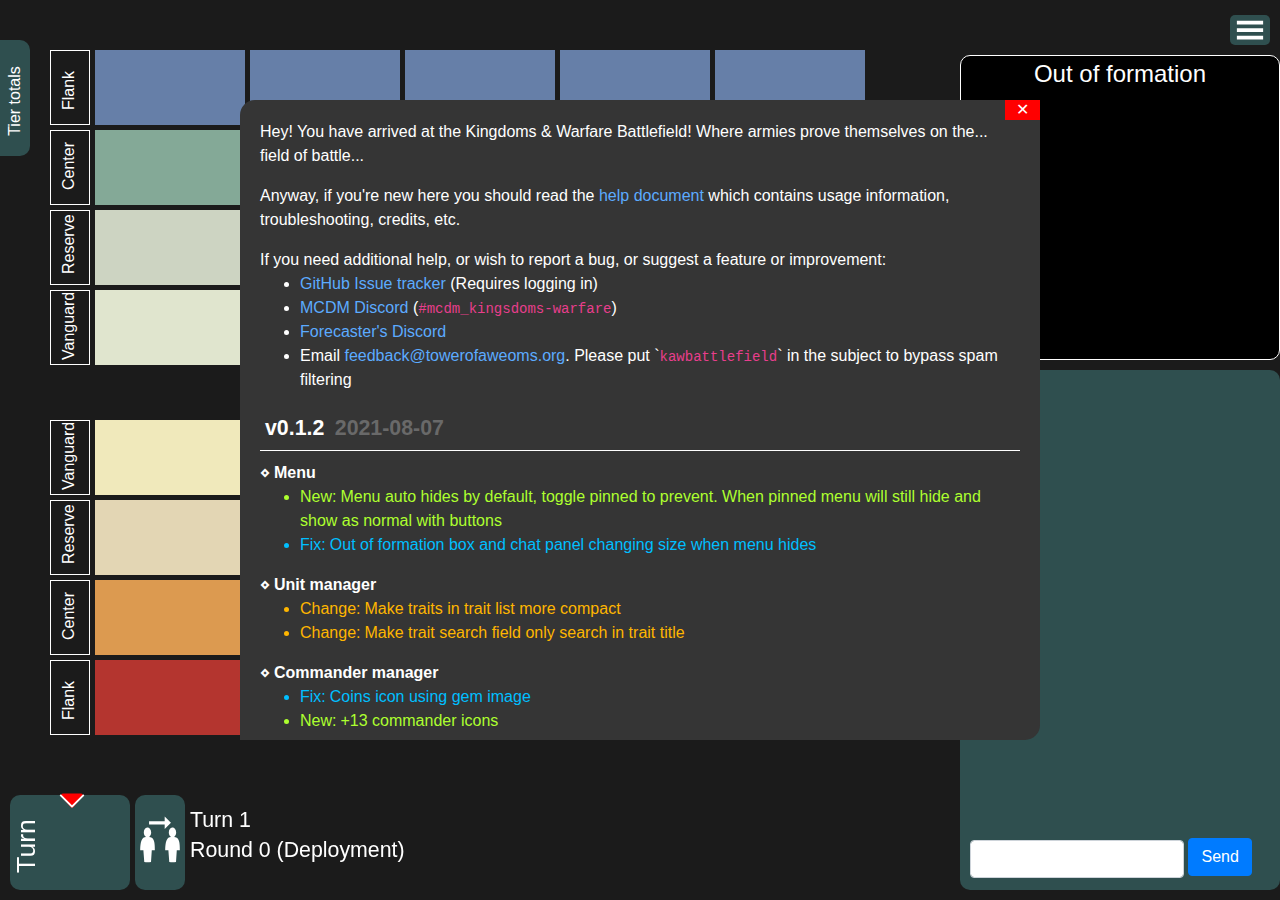
<file: index.html>
<!DOCTYPE html>
<html lang="en">
	<head>
		<meta charset="UTF-8">
		<title>Kingdoms & Warfare Battlefield</title>
		<script src="https://code.jquery.com/jquery-3.6.0.min.js"></script>
		<link rel="stylesheet" href="https://stackpath.bootstrapcdn.com/bootstrap/4.3.1/css/bootstrap.min.css" integrity="sha384-ggOyR0iXCbMQv3Xipma34MD+dH/1fQ784/j6cY/iJTQUOhcWr7x9JvoRxT2MZw1T" crossorigin="anonymous">
		<script src="https://stackpath.bootstrapcdn.com/bootstrap/4.3.1/js/bootstrap.min.js" integrity="sha384-JjSmVgyd0p3pXB1rRibZUAYoIIy6OrQ6VrjIEaFf/nJGzIxFDsf4x0xIM+B07jRM" crossorigin="anonymous"></script>

		<link rel="stylesheet" href="styles.css" />

		<script src="libraries/peerjs.min.js"></script>
		<script src="libraries/jscolor.min.js"></script>

		<script src="script_data.js"></script>
		<script src="script_events.js"></script>
		<script src="script_gui.js"></script>
		<script src="script_network.js"></script>
		<script src="script_utility.js"></script>
		<script src="script_generate_elements.js"></script>
		<script src="script_turn_tracker.js"></script>
		<script src="script_commander_manager.js"></script>
		<script src="script_board.js"></script>
		<script src="script_chat.js"></script>
		<script src="script_trait_manager.js"></script>
		<script src="script_unit_manager.js"></script>
		<script src="script_menu_panel.js"></script>

		<style id="unit_owner_styles"></style>
		<style id="unit_owner_turn_styles"></style>
	</head>
	<body>
		<div id="battlefield"></div>
		<canvas id="overlay"></canvas>

		<!-- <editor-fold> GUI ELEMENTS -->
		<div class="menu_panel_show_button" onclick="Menu_Panel.show_menu_panel()"></div>
		<div class="menu_panel concealed" id="menu_panel" onmodalshow="Menu_Panel.update_unit_list('name');" onmouseleave="Menu_Panel.Events.on_panel_leave(event)" onmouseenter="Menu_Panel.Events.on_panel_enter(event)">
			<div class="menu_button hide_menu" onclick="Menu_Panel.hide_menu_panel()" title="Hide menu"></div>
			<div class="menu_button pin_menu" onclick="Menu_Panel.toggle_pin_menu_panel()" title="Toggle pin menu"></div>
<!--			<div class="menu_button settings" onclick="" title="Settings"></div>-->
			<div class="menu_button trait_manager" onclick="GUI.show_modal('trait_manager')" title="Trait manager"></div>
			<div class="menu_button unit_manager" onclick="GUI.show_modal('unit_manager')" title="Unit manager"></div>
			<div class="menu_button commander_manager" onclick="GUI.show_modal('commander_manager')" title="Commander manager"></div>
			<div class="menu_divider"></div>
			<h4>Unit library</h4>
			<div class="unit_library_filter_buttons">
				<span onclick="Menu_Panel.update_unit_list('name')">By name</span>
				<span onclick="Menu_Panel.update_unit_list('type')">By type</span>
				<span onclick="Menu_Panel.update_unit_list('ancestry')">By ancestry</span>
				<span onclick="Menu_Panel.update_unit_list('tier')">By tier</span>
				<span onclick="Menu_Panel.update_unit_list('size')">By size</span>
			</div>
			<div id="menu_panel_unit_container"></div>
			<div id="out_of_formation" class="out_of_formation" ondragenter="Board.Events.on_drag_enter(event)">
				<h4 style="text-align: center; margin-top: 4px;">Out of formation</h4>
				<div id="out_of_formation_units"></div>
			</div>
			<div id="chat_panel" class="chat_panel">
				<div id="chat_panel_messages" class="chat_panel_messages"></div>
				<div class="chat_panel_textbox">
					<input id="chat_panel_input" class="form-control" style="width: 214px; display: inline-block;" onkeydown="Chat.on_chat_key_down(event)" />
					<div class="btn btn-primary" style="margin-top: -5px;" onclick="Chat.chatbox_submit();">Send</div>
				</div>
			</div>
		</div>
		<div id="bubble_menu" class="bubble_menu hidden">
			<div class="sub_bubble" onclick="GUI.hide_bubble_menu()">✕</div>
			<div class="sub_bubble bub1" id="bub1">1</div>
			<div class="sub_bubble bub2" id="bub2">2</div>
			<div class="sub_bubble bub3" id="bub3">3</div>
			<div class="sub_bubble bub4" id="bub4">4</div>
		</div>
		<div id="turn_tracker" class="turn_tracker">
			<div class="title">Turn</div>
			<div id="turn_indicator" class="turn_indicator">
				<div class="rear"></div>
				<div class="front"></div>
			</div>
			<div id="turn_tracker_entries" class="turn_tracker_entries"></div>
			<div id="next_turn_button" title="Advance turn" onclick="Turn_Tracker.advance_turn();"></div>
			<div id="turn_display">Turn 1</div>
			<div id="round_display">Round 0 (Deployment)</div>
		</div>
		<div id="tier_tracker" class="tier_tracker">
			<div class="title">Tier totals</div>
			<div id="tier_list" class="tier_list">
				<span style="font-size: 9pt">
				When it's all over<br/>
				what will begin in its place?<br/>
				Will it be better?<br/>
				-- Lecco Morris 2020</span>
			</div>
		</div>
		<!-- </editor-fold> -->

		<!-- <editor-fold> DYNAMIC MODALS -->
		<div id="icon_selector" class="icon_selector dynamic_modal hidden" onupdate="GUI.update_icon_selector()" onmodalshow="GUI.update_icon_selector()">
			<h4>Select icon</h4>
			<div id="icon_container">
			</div>
		</div>
		<!-- </editor-fold> -->

		<!-- <editor-fold> STATIC MODALS -->
		<div id="host_or_client" class="mod container">
			<h2 class="align_center">Choose mode</h2>
			<div class="row">
				<div class="col align_center"><div class="btn-lg btn-danger" onclick="onclick_host(event)">Host</div></div>
				<div class="col align_center"><div class="btn-lg btn-info" onclick="onclick_client(event)">Client</div></div>
			</div>
		</div>
		<div id="connect_host" class="mod hidden">
			<h2>Waiting for client connections</h2>
			<div>Host ID:</div>
			<div><input type="text" id="host_id_output" readonly="readonly" /></div>
			<div id="host_clients_wait">
				<div>Waiting for client connections...</div>
				<div class="loader align_center">Loading...</div>
			</div>
			<div id="host_clients_connected" class="hidden" style="margin-top: 20px;">
				Connected clients:
				<ul id="host_clients_list"></ul>
				<div class="align_center">
					<div class="btn btn-success" onclick="start_game()">Start</div>
				</div>
			</div>
		</div>
		<div id="connect_client" class="mod hidden">
			<h2>Connect to host</h2>
			<div class="row">
				<div class="col-md-12"><input class="form-control" type="text" placeholder="Host ID" id="host_id_input" /></div>
			</div>
			<div class="row">
				<div class="col-md-12"><input class="form-control" type="text" placeholder="Your nickname" id="nickname_input" /></div>
			</div>
			<div class="row">
				<div class="col-md-12"><div class="btn btn-success" onclick="register_client()">Connect</div></div>
			</div>
			<div id="client_error_output" class="error hidden"></div>
		</div>
		<div id="standby_client" class="mod hidden">
			<div>Waiting for game start</div>
			<div class="loader align_center">Loading...</div>
		</div>
		<div id="game_window" class="mod hidden">
			<div class="btn-lg btn-success" onclick="Events.big_game_button()">Big Game Button</div>
		</div>
		<div id="unit_manager" class="mod wide hidden" onupdate="Unit_Manager.update_unit_list(); Unit_Manager.update_trait_list();">
			<div class="mod_close_btn" onclick="GUI.hide_modal('unit_manager')"></div>
			<input type="hidden" id="unit_editor_current_unit_index" />
			<h2>Unit Manager</h2>
			<div class="row">
				<div class="col-5" style="border-right: 2px solid white;">
					<div id="unit_editor_unit_list" class="editor_unit_list">No units to list</div>
					<div onclick="GUI.hide_modal('unit_manager'); GUI.show_modal('unit_import_export');" style="cursor: pointer;">Import/Export units</div>
				</div>
				<div class="col-7">
					<label for="unit_editor_name">Special unit name: (Optional)</label>
					<input class="form-control" id="unit_editor_name" placeholder="Default: Ancestry + Type" />
					<div class="row">
						<div class="col-6">
							<label for="unit_editor_type">Type</label>
							<select class="form-control" id="unit_editor_type">
								<option>Infantry</option>
								<option>Artillery</option>
								<option>Cavalry</option>
								<option>Aerial</option>
								<option>Siege</option>
							</select>
						</div>
						<div class="col-6">
							<label for="unit_editor_ancestry">Ancestry</label>
							<select class="form-control" id="unit_editor_ancestry">
								<option>Dragonborn</option>
								<option>Human</option>
								<option>Dwarf</option>
								<option>Kobold</option>
								<option>Elf</option>
								<option>Lizardfolk</option>
								<option>Fiend</option>
								<option>Monstrous</option>
								<option>Giant</option>
								<option>Orc</option>
								<option>Gnoll</option>
								<option>Special</option>
								<option>Gnome</option>
								<option>Undead</option>
								<option>Goblinoid</option>
							</select>
						</div>
					</div>
					<div>
						<div>Traits:</div>
						<div><input type="search" id="unit_manager_trait_search" class="form-control" placeholder="Type here to search traits" style="height: 1.6em;" onkeydown="Unit_Manager.trait_search(event)" onclick="Unit_Manager.trait_search(event)" /></div>
						<div id="unit_manager_trait_list"></div>
					</div>
					<div style="margin-top: 10px;">
						<div style="text-align: center; width: 45px; display: inline-block;">
							<span>ATK</span>
							<input class="form-control" id="unit_editor_atk" style="width: 45px; text-align: center;" value="0" onkeydown="Events.num_increment_decrement(event)" onclick="Events.field_auto_select(event)" />
						</div>
						<div style="text-align: center; width: 45px; display: inline-block;">
							<span>DEF</span>
							<input class="form-control" id="unit_editor_def" style="width: 45px; text-align: center;" value="0" onkeydown="Events.num_increment_decrement(event)" onclick="Events.field_auto_select(event)" />
						</div>
						<div style="text-align: center; width: 45px; display: inline-block;">
							<span>POW</span>
							<input class="form-control" id="unit_editor_pow" style="width: 45px; text-align: center;" value="0" onkeydown="Events.num_increment_decrement(event)" onclick="Events.field_auto_select(event)" />
						</div>
						<div style="text-align: center; width: 45px; display: inline-block;">
							<span>TOU</span>
							<input class="form-control" id="unit_editor_tou" style="width: 45px; text-align: center;" value="0" onkeydown="Events.num_increment_decrement(event)" onclick="Events.field_auto_select(event)" />
						</div>
						<div style="text-align: center; width: 45px; display: inline-block;">
							<span>MOR</span>
							<input class="form-control" id="unit_editor_mor" style="width: 45px; text-align: center;" value="0" onkeydown="Events.num_increment_decrement(event)" onclick="Events.field_auto_select(event)" />
						</div>
						<div style="text-align: center; width: 45px; display: inline-block;">
							<span>COM</span>
							<input class="form-control" id="unit_editor_com" style="width: 45px; text-align: center;" value="0" onkeydown="Events.num_increment_decrement(event)" onclick="Events.field_auto_select(event)" />
						</div>
					</div>
					<div class="row">
						<div class="col-6">
							<label for="unit_editor_damage">Damage</label>
							<input class="form-control" id="unit_editor_damage" value="1" min="3" onkeydown="Events.num_increment_decrement(event)" onclick="Events.field_auto_select(event)" />
						</div>
						<div class="col-6">
							<label for="unit_editor_tier">Tier</label>
							<input class="form-control" id="unit_editor_tier" min="1" max="5" value="1" onkeydown="Events.num_increment_decrement(event)" onclick="Events.field_auto_select(event)" />
						</div>
					</div>
					<div class="row">
						<div class="col-6">
							<label for="unit_editor_size">Size</label>
							<input class="form-control" id="unit_editor_size" min="1" value="1" onkeydown="Events.num_increment_decrement(event)" onclick="Events.field_auto_select(event)" />
						</div>
						<div class="col-6">
							<label for="unit_editor_attacks">Attacks</label>
							<input class="form-control" id="unit_editor_attacks" min="1" value="1" onkeydown="Events.num_increment_decrement(event)" onclick="Events.field_auto_select(event)" />
						</div>
					</div>
					<div class="row">
						<div class="col-6">
							<label for="unit_editor_experience">Experience</label>
							<select class="form-control" id="unit_editor_experience">
								<option>Levy</option>
								<option selected="selected">Regular</option>
								<option>Veteran</option>
								<option>Elite</option>
								<option>Super-elite</option>
							</select>
						</div>
						<div class="col-6">
							<label for="unit_editor_equipment">Equipment</label>
							<select class="form-control" id="unit_editor_equipment">
								<option>Light</option>
								<option>Medium</option>
								<option>Heavy</option>
								<option>Super-heavy</option>
							</select>
						</div>
					</div>
					<div style="margin-top: 10px;">
						<div class="btn btn-warning hidden" id="unit_editor_button_save" onclick="Unit_Manager.save_unit();">Update unit</div>
						<div class="btn btn-success" onclick="Unit_Manager.save_unit(true);">Save new unit</div>
						<div class="btn btn-danger" onclick="if (window.confirm('Really clear unit fields?')) {Unit_Manager.clear_fields()}">Clear</div>
					</div>
				</div>
			</div>
		</div>
		<div id="unit_import_export" class="mod hidden">
			<h2>Import/Export Units</h2>
			<textarea id="unit_import_export_data" style="width: 100%; height: 200px;"></textarea>
			<div class="btn btn-success" onclick="GUI.units_import();">Import</div>
			<div class="btn btn-warning" style="float: right;" onclick="GUI.units_export();">Export</div>
			<div onclick="GUI.hide_modal('unit_import_export'); GUI.show_modal('unit_manager');" style="cursor: pointer; margin-top: 6px;">Return to unit manager</div>
		</div>
		<div id="commander_manager" class="mod hidden" onupdate="Commander_Manager.update_commander_manager_lists()" onmodalshow="commander_manager_color.jscolor.fromString(Utility.get_random_color()); commander_manager_color.jscolor.trigger('change input');">
			<div class="mod_close_btn" onclick="GUI.hide_modal('commander_manager')"></div>
			<h2>Commander manager</h2>
			<h4 style="margin-top: 20px;">PC Commanders</h4>
			<div id="commander_manager_pc_list" class="commander_list">
				No commanders to list
			</div>
			<h4>DM Commanders</h4>
			<div id="commander_manager_dm_list" class="commander_list">
				No commanders to list
			</div>
			<input type="hidden" id="commander_manager_update_commander_id" value="" />
			<div class="row" style="margin-top: 30px;">
				<div class="col-9">Commander name:</div>
				<div class="col-3">Units:</div>
			</div>
			<div class="row">
				<div class="col-9"><input id="commander_manager_name" class="form-control" placeholder="Commander name" /></div>
				<div class="col-3"><input id="commander_manager_unit_limit" title="Unit limit" class="form-control" min="1" value="2" onkeydown="Events.num_increment_decrement(event)" onclick="Events.field_auto_select(event)" /></div>
			</div>
			<div class="row">
				<div class="col-6" style="padding-top: 6px;">
					<div id="commander_manager_icon" class="turn_icon turn_icon_infinity" data-icon="infinity" style="cursor: pointer; background-color: #000000" onclick="GUI.show_modal('icon_selector', { x: event.clientX, y: event.clientY})"></div>
					<div style="margin-top: 13px"><label class="black_white_color_switcher white"><input type="radio" id="commander_manager_icon_color_white" checked="checked" name="commander_manager_icon_color" onclick="commander_manager_icon.classList.remove('turn_icon_black');" /></label></div>
					<div><label class="black_white_color_switcher black"><input type="radio" id="commander_manager_icon_color_black" name="commander_manager_icon_color" onclick="commander_manager_icon.classList.add('turn_icon_black');" /></label></div>
				</div>
				<div class="col-6">Cmdr color: <span class="random_cmdr_color_button" title="Randomise color" onclick="Commander_Manager.set_random_commander_color();"></span> <input id="commander_manager_color" class="form-control" data-jscolor="{}" value="#000000" oninput="commander_manager_icon.style.backgroundColor = this.value;" /></div>
			</div>
			<div style="margin-top: 20px;"></div>
			<div id="commander_manager_save_buttons_new">
				<div class="btn btn-success" onclick="Commander_Manager.commander_manager_add_pc()">Add PC Cmdr</div>
				<div class="btn btn-warning" onclick="Commander_Manager.commander_manager_add_dm()" style="float: right;">Add DM Cmdr</div>
			</div>
			<div id="commander_manager_save_buttons_update" class="hidden">
				<div class="btn btn-success" onclick="Commander_Manager.commander_manager_apply_commander_update()">Update Cmdr</div>
				<div class="btn btn-danger" onclick="Commander_Manager.commander_manager_clear_fields()">Cancel</div>
			</div>
			<div>Presets:</div>
			<div style="cursor: pointer; float: left; margin-right: 6px;" onclick="Commander_Manager.commander_manager_add_pc({ name: 'Player 1', id: 'pc1', icon: 'tiara', icon_color: '', color: '#FF0000', unit_limit: 2 });">Player 1</div>
			<div style="cursor: pointer; float: left; margin-right: 6px;" onclick="Commander_Manager.commander_manager_add_pc({ name: 'Player 2', id: 'pc2', icon: 'crown', icon_color: '', color: '#827C21', unit_limit: 2 });">Player 2</div>
			<div style="cursor: pointer; float: left; margin-right: 6px;" onclick="Commander_Manager.commander_manager_add_dm({ name: 'NPC 1', id: 'npc1', icon: 'crowned_skull', icon_color: '', color: '#7556DD', unit_limit: 3 });">NPC 1</div>
			<div style="cursor: pointer; float: left; margin-right: 6px;" onclick="Commander_Manager.commander_manager_add_dm({ name: 'NPC 2', id: 'npc2', icon: 'hood', icon_color: '', color: '#008200', unit_limit: 3 });">NPC 2</div>
		</div>
		<div id="trait_manager" class="mod wide hidden" onmodalshow="Trait_Manager.update_trait_manager_list()">
			<div class="mod_close_btn" onclick="GUI.hide_modal('trait_manager')"></div>
			<input type="hidden" id="trait_manager_trait_id" />
			<h2>Trait manager</h2>
			<div class="row">
				<div class="col-8">Trait title:</div>
				<div class="col-4">Trait type:</div>
			</div>
			<div class="row">
				<div class="col-8"><input class="form-control" id="trait_manager_trait_name" /></div>
				<div class="col-4"><select class="form-control" id="trait_manager_trait_type">
					<option value="passive">Passive</option>
					<option value="action">Action</option>
					<option value="condition">Conditional</option>
					<option value="reaction">Reaction</option>
				</select></div>
			</div>
			<div class="row">
				<div class="col-12">Trait description</div>
			</div>
			<div class="row">
				<div class="col-12">
					<textarea class="form-control" id="trait_manager_trait_description" onpaste="Trait_Manager.Events.on_description_paste(event)"></textarea>
				</div>
			</div>
			<div style="margin-top: 10px; margin-bottom: 10px;" id="trait_manager_buttons_save">
				<div class="btn btn-success" onclick="Trait_Manager.trait_add();">Save trait</div>
			</div>
			<div style="margin-top: 10px; margin-bottom: 10px;" id="trait_manager_buttons_edit" class="hidden">
				<div class="btn btn-warning" onclick="Trait_Manager.update_trait();">Update trait</div>
				<div class="btn btn-secondary" onclick="Trait_Manager.clear_fields();">Cancel</div>
				<div class="btn btn-danger" style="float: right;" onclick="Trait_Manager.delete_trait();">Delete trait</div>
			</div>
			<div id="trait_manager_trait_list">
				<div class="trait_entry passive">
					<div class="trait_title">AAAUUUGH!!!</div>
					<div class="trait_description">When this unit breaks, all adjacent units suffer 1 casualty.</div>
				</div>
				<div class="trait_entry passive">
					<div class="trait_title">Amphibious</div>
					<div class="trait_description">This unit does not suffer movement penalties when fighting underwater, or in rain or mud.</div>
				</div>
				<div class="trait_entry condition">
					<div class="trait_title">Big</div>
					<div class="trait_description"> This unit has advantage on Power tests against units whose casualties are lower than this unit’s.</div>
				</div>
				<div class="trait_entry action">
					<div class="trait_title">Chorus of Victory</div>
					<div class="trait_description">As an action, choose a rank on the battlefield. Each allied unit in that rank
						increments its casualty die and has advantage on Attack tests until the end of its next activation.
						Recharge 6.</div>
				</div>
			</div>
		</div>
		<!-- </editor-fold> -->

		<div id="changelog_panel" class="changelog_panel mod extra_wide hidden">
			<div class="mod_close_btn" onclick="GUI.hide_modal('changelog_panel')"></div>
			<div class="changelog_info">
				<p>Hey! You have arrived at the Kingdoms & Warfare Battlefield! Where armies prove themselves on the... field of battle...</p>
				<p>Anyway, if you're new here you should read the <a target="none" href="./help">help document</a> which contains usage information, troubleshooting, credits, etc.</p>
				<div>If you need additional help, or wish to report a bug, or suggest a feature or improvement:</div>
				<ul>
					<li><a href="https://github.com/Forecaster/KingdomsAndWarefareBattlefield/issues">GitHub Issue tracker</a> (Requires logging in)</li>
					<li><a href="https://discord.gg/mcdm">MCDM Discord</a> (<code>#mcdm_kingsdoms-warfare</code>)</li>
					<li><a href="https://discord.gg/mx849JN">Forecaster's Discord</a></li>
					<li>Email <a href="mailto:feedback@towerofaweoms.org">feedback@towerofaweoms.org</a>. Please put `<code>kawbattlefield</code>` in the subject to bypass spam filtering</li>
				</ul>
			</div>
			<div id="changelog_container" class="changelog_container">
				<div id="v0.1.2" class="changelog_version">
					<div class="title">
						<div class="version">v0.1.2</div>
						<div class="date">2021-08-07</div>
					</div>
					<div class="changelog_category">Menu</div>
					<ul>
						<li class="new">Menu auto hides by default, toggle pinned to prevent. When pinned menu will still hide and show as normal with buttons</li>
						<li class="fix">Out of formation box and chat panel changing size when menu hides</li>
					</ul>
					<div class="changelog_category">Unit manager</div>
					<ul>
						<li class="change">Make traits in trait list more compact</li>
						<li class="change">Make trait search field only search in trait title</li>
					</ul>
					<div class="changelog_category">Commander manager</div>
					<ul>
						<li class="fix">Coins icon using gem image</li>
						<li class="new">+13 commander icons</li>
					</ul>
					<div class="changelog_category">Unit</div>
					<ul>
						<li class="change">Make trait titles smaller</li>
					</ul>
					<div class="changelog_category">Battlefield</div>
					<ul>
						<li class="new">Unit count on spaces with 2 or more units on it</li>
						<li class="new">
							Tier totals panel in upper left shows sum of each commander's unit tiers and total of each side (Player vs NPC)
							<ul>
								<li>Table is updated when unit is added to the board, deleted, or its health changes</li>
								<li>Units with a health value of 0 does not count toward the tier total</li>
								<li>Units in the out of formation box are counted, unless their health is 0</li>
								<li>Total turns green when a sides total is greater than twice the opposing sides total</li>
							</ul>
						</li>
						<li class="change">Further smooth out animations when ranks collapse</li>
						<li class="fix">Collapsed ranks no longer overlap rank below making unit movement difficult</li>
					</ul>
				</div>
				<div id="v0.1.1" class="changelog_version">
					<div class="title">
						<div class="version">v0.1.1</div>
						<div class="date">2021-08-06</div>
					</div>
					<div class="changelog_category">General</div>
					<ul>
						<li class="new">Implement chat message system</li>
					</ul>
					<div class="changelog_category">Battlefield</div>
					<ul>
						<li class="change">Animate ranks collapsing/un-collapsing</li>
					</ul>
					<div class="changelog_category">Units</div>
					<ul>
						<li class="new">Animate ranks collapsing/un-collapsing</li>
						<li class="change">Refactor movement system
							<ul>
								<li>Indicate all valid moves with green line</li>
								<li>Indicate all invalid moves with red line</li>
								<li>Print error if trying to execute invalid move</li>
							</ul>
						</li>
						<li class="change">Bubble menu appears on right-click anywhere on unit instead of left-click on health number</li>
						<li class="change">Unit expands on double click anywhere instead of right-click on unit background</li>
					</ul>
					<div class="changelog_category">Commander manager</div>
					<ul>
						<li class="change">Clamp height of commander lists and add scrollbars</li>
					</ul>
					<div class="changelog_category">Unit manager</div>
					<ul>
						<li class="new">Trait checkbox list with search field</li>
						<li class="change">Update unit name placeholder to indicate default name</li>
					</ul>
					<div class="changelog_category">Trait manager (New)</div>
					<ul>
						<li class="new">Implement trait manager & trait system</li>
						<li class="new">Trait manager automatically tries to assign type when description is pasted in</li>
						<li class="new">Trait manager removes line-breaks from description when pasted in</li>
					</ul>
				</div>
			</div>
			<script>
				let last_version = Utility.getCookie("kaw_version");
				let container = document.getElementById("changelog_container");
				let version_groups = container.querySelectorAll(".changelog_version");
				let count = 0;
				for (let i = 0; i < version_groups.length; i++) {
					let group = version_groups[i];
					// console.info(group.id + " <= " + last_version + " = " + (group.id <= last_version))
					if (last_version != "" && group.id <= last_version)
						group.classList.add("hidden");
					else
						count++;
				}
				if (count > 0)
					GUI.show_modal("changelog_panel");
				Utility.setCookie("kaw_version", version_groups[0].id);
			</script>
		</div>
	</body>
	<script>
		// <editor-fold desc="Config">
		const signal_url = "https://towerofawesome.org/kawbattlefield/signal_manager";

		let settings = {
			allow_client_units: true,
			allow_free_movement: true,
			board_colors_enabled: true,
			enforce_unit_movement: true,
			trait_description_correction: true,
		};
		let unit_store = [];
		let trait_store = {};
		// </editor-fold>

		// <editor-fold desc="Common Data">
		let id = null;
		let turn_icons = [
			"infinity",
			"mask",
			"goo",
			"brush",
			"magnifying_glass",
			"spyglass",
			"pirate",
			"banner_tattered",
			"banner",
			"banner_knight",
			"gem",
			"coins",
			"rook",
			"queen",
			"knight",
			"king",
			"armor",
			"fist",
			"helmet",
			"crown",
			"crowned_skull",
			"hood",
			"tiara",
			"robin_hood",
			"turban",
			"card",
			"pawn",
			"pin",
			"bolt",
			"catapult",
			"cog",
			"gears",
			"sword",
			"wing",
			"notebook",
			"person",
			"dice",
			"pitchfork",
		];
		let commanders = [];
		// </editor-fold>

		// <editor-fold desc="Host Data">
		let host = false;
		let clients = [];
		let interval_client_scan = null;
		let turn_counter = 0;
		let round_counter = 0;
		// </editor-fold>

		// <editor-fold desc="Client Data">
		let host_id = null;
		let nickname = "Host";
		let host_connection = null;
		// </editor-fold>

		const peer = new Peer();

		peer.on('connection', function(conn) {
			console.info("Client connection established!");
			conn.on('data', onDataReceived);
		});

		// <editor-fold desc="Fields">
		const host_id_output = document.getElementById("host_id_output");
		const host_id_input = document.getElementById("host_id_input");
		const nickname_input = document.getElementById("nickname_input");
		const client_error_output = document.getElementById("client_error_output");
		const unit_editor_current_unit_index = document.getElementById("unit_editor_current_unit_index");
		const unit_editor_name = document.getElementById("unit_editor_name");
		const unit_editor_type = document.getElementById("unit_editor_type");
		const unit_editor_ancestry = document.getElementById("unit_editor_ancestry");
		const unit_editor_atk = document.getElementById("unit_editor_atk");
		const unit_editor_def = document.getElementById("unit_editor_def");
		const unit_editor_pow = document.getElementById("unit_editor_pow");
		const unit_editor_tou = document.getElementById("unit_editor_tou");
		const unit_editor_mor = document.getElementById("unit_editor_mor");
		const unit_editor_com = document.getElementById("unit_editor_com");
		const unit_editor_experience = document.getElementById("unit_editor_experience");
		const unit_editor_equipment = document.getElementById("unit_editor_equipment");
		const unit_editor_tier = document.getElementById("unit_editor_tier");
		const unit_editor_damage = document.getElementById("unit_editor_damage");
		const unit_editor_size = document.getElementById("unit_editor_size");
		const unit_editor_attacks = document.getElementById("unit_editor_attacks");
		const unit_import_export_data = document.getElementById("unit_import_export_data");
		const commander_manager_name = document.getElementById("commander_manager_name");
		const commander_manager_unit_limit = document.getElementById("commander_manager_unit_limit");
		const commander_manager_color = document.getElementById("commander_manager_color");
		const commander_manager_icon = document.getElementById("commander_manager_icon");
		const commander_manager_icon_color_black = document.getElementById("commander_manager_icon_color_black");
		const commander_manager_update_commander_id = document.getElementById("commander_manager_update_commander_id");
		const chat_panel_input = document.getElementById("chat_panel_input");
		const trait_manager_trait_name = document.getElementById("trait_manager_trait_name");
		const trait_manager_trait_type = document.getElementById("trait_manager_trait_type");
		const trait_manager_trait_description = document.getElementById("trait_manager_trait_description");
		const trait_manager_trait_id = document.getElementById("trait_manager_trait_id");
		const unit_manager_trait_search = document.getElementById("unit_manager_trait_search");
		// </editor-fold>

		// <editor-fold desc="Elements">
		let battlefield = document.getElementById("battlefield");
		const host_clients_wait = document.getElementById("host_clients_wait");
		const host_clients_connected = document.getElementById("host_clients_connected");
		const host_clients_list = document.getElementById("host_clients_list");
		const unit_editor_unit_list = document.getElementById("unit_editor_unit_list");
		const unit_editor_button_save = document.getElementById("unit_editor_button_save");
		const menu_panel = document.getElementById("menu_panel");
		const menu_panel_unit_container = document.getElementById("menu_panel_unit_container");
		const bubble_menu = document.getElementById("bubble_menu");
		const bub1 = document.getElementById("bub1");
		const bub2 = document.getElementById("bub2");
		const bub3 = document.getElementById("bub3");
		const bub4 = document.getElementById("bub4");
		const canvas = document.getElementById("overlay");
		const turn_tracker = document.getElementById("turn_tracker");
		const turn_tracker_entries = document.getElementById("turn_tracker_entries");
		const turn_indicator = document.getElementById("turn_indicator");
		const icon_selector = document.getElementById("icon_selector");
		const commander_manager = document.getElementById("commander_manager");
		const commander_manager_pc_list = document.getElementById("commander_manager_pc_list");
		const commander_manager_dm_list = document.getElementById("commander_manager_dm_list");
		const commander_manager_save_buttons_new = document.getElementById("commander_manager_save_buttons_new");
		const commander_manager_save_buttons_update = document.getElementById("commander_manager_save_buttons_update");
		const turn_display = document.getElementById("turn_display");
		const round_display = document.getElementById("round_display");
		const unit_owner_styles = document.getElementById("unit_owner_styles");
		const unit_owner_turn_styles = document.getElementById("unit_owner_turn_styles");
		const chat_panel_messages = document.getElementById("chat_panel_messages");
		const trait_manager = document.getElementById("trait_manager");
		const trait_manager_trait_list = document.getElementById("trait_manager_trait_list");
		const trait_manager_buttons_save = document.getElementById("trait_manager_buttons_save");
		const trait_manager_buttons_edit = document.getElementById("trait_manager_buttons_edit");
		const unit_manager_trait_list = document.getElementById("unit_manager_trait_list");
		const out_of_formation = document.getElementById("out_of_formation");
		const tier_list = document.getElementById("tier_list");
		// </editor-fold>
	</script>
	<script>
		// <editor-fold desc="INIT">
		window.onresize = Events.on_window_resize;
		Events.on_window_resize({});

		Data.load_data();
		Board.replace_battlefield(Generate_Element.generate_battlefield());

		setInterval(function() {
			let ranks = document.body.querySelectorAll(".rank");
			for (let i in ranks) {
				if (ranks[i].ondblclick === null)
					ranks[i].ondblclick = function(event) {
						let rank = Board.find_parent_rank(event.target);
						if (rank.classList.contains("rank_collapsed"))
							rank.classList.remove("rank_collapsed");
						else
							rank.classList.add("rank_collapsed");
					}
			}
		}, 1000);

		GUI.hide_modal("host_or_client");
		// GUI.show_modal("unit_manager");
		// GUI.show_modal("trait_manager");
	</script>
</html>
</file>
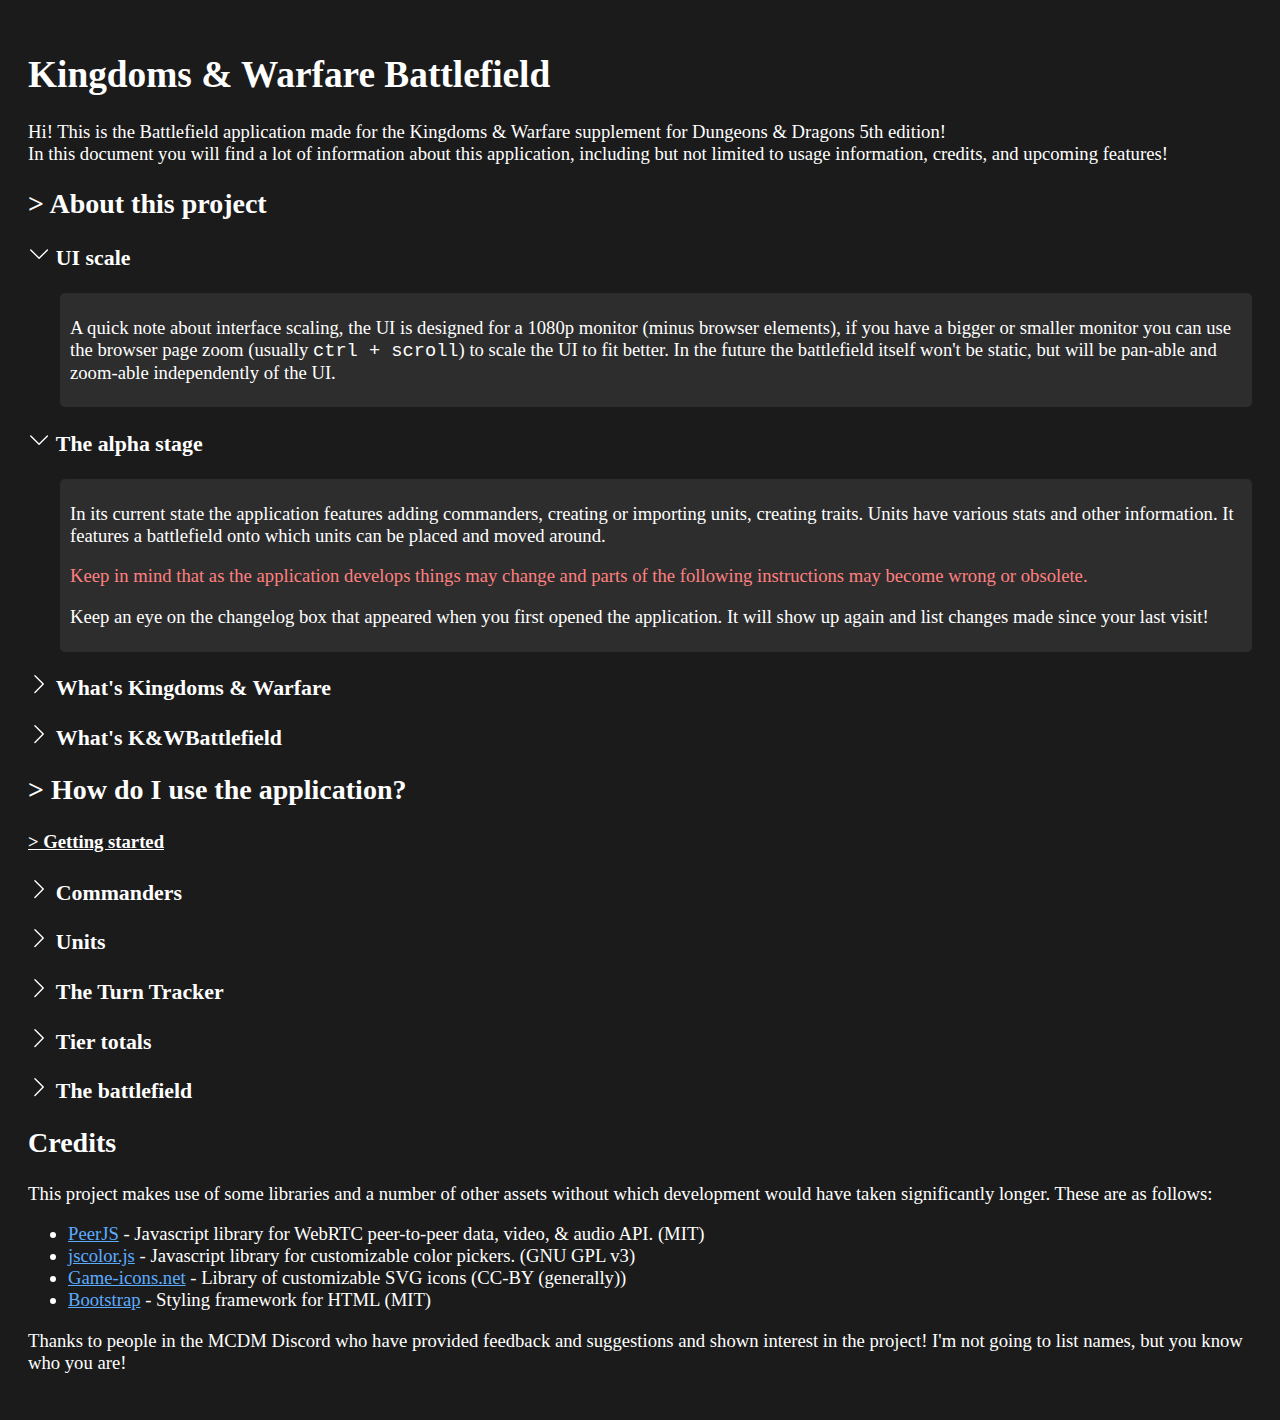
<file: help/index.html>
<!DOCTYPE html>
<html lang="en">
	<head>
		<meta charset="UTF-8">
		<title>Help | Kingdoms & Warfare Battlefield</title>
	</head>
	<style>
		body {
			background-color: #1b1b1b;
			color: white;
			padding: 20px;
			font-size: 14pt;
		}

		a {
			color: #5cabff;
		}

		a:visited {
			color: #5cabff;
		}

		t {
			color: #73ff00;
		}

		.future {
			color: #4e4e4e;
		}

		h4 {
			text-decoration: underline;
		}

		.hl {
			color: #ff8080;
		}

		.section > :first-child {
			cursor: pointer;
		}

		.section > :first-child:before {
			background-image: url("../icons/chevron-down.svg");
			height: 1em;
			display: inline-block;
			content: "";
			width: 1em;
			background-size: contain;
			margin-right: 6px;
		}
		.section.collapsed :first-child:before {
			background-image: url("../icons/chevron-right.svg");
		}

		.section.collapsed .inner_section {
			display: none;
		}

		.inner_section {
			margin-left: 32px;
			background-color: #2d2d2d;
			padding: 5px;
			border-radius: 5px;
		}

		.inner_section p {
			margin-left: 5px;
		}
	</style>
	<body>
		<h1>Kingdoms & Warfare Battlefield</h1>
		<p>Hi! This is the Battlefield application made for the Kingdoms & Warfare supplement for Dungeons & Dragons 5th edition!<br/>
			In this document you will find a lot of information about this application, including but not limited to usage information, credits, and upcoming features!
		</p>

		<h2>> About this project</h2>

		<div class="section">
			<h3>UI scale</h3>
			<p>A quick note about interface scaling, the UI is designed for a 1080p monitor (minus browser elements), if you have a bigger or smaller
				monitor you can use the browser page zoom (usually <code>ctrl + scroll</code>) to scale the UI to fit better. In the future the
				battlefield itself won't be static, but will be pan-able and zoom-able independently of the UI.</p>
		</div>

		<div class="section">
			<h3>The alpha stage</h3>
			<p>In its current state the application features adding commanders, creating or importing units, creating traits. Units have various stats and other information.
				It features a battlefield onto which units can be placed and moved around.</p>
			<p class="hl">Keep in mind that as the application develops things may change and parts of the following instructions may become wrong or obsolete.</p>
			<p>Keep an eye on the changelog box that appeared when you first opened the application. It will show up again and list changes made since your last visit!</p>
		</div>

		<div class="section collapsed">
			<h3>What's Kingdoms & Warfare</h3>
			<p>K&W is the followup to the Strongholds & Followers supplement also released by MCDM.</p>
			<p>While S&F introduces player settlements in and retainers K&W increases the scale significantly with the introduction of potentially kingdom-sized organizations and large scale warfare and diplomacy alongside your regular heroic D&D shenanigans (level of heroism may vary).</p>
			<p>In K&W warfare is enacted with units which represent groups (usually) of combatants of different kinds. These are deployed by commanders (Characters) with one side being the player characters and the other being controlled by the DM.</p>
		</div>

		<div class="section collapsed">
			<h3>What's K&WBattlefield</h3>
			<p>K&W Battlefield was inspired by the Miro boards Matt used on his streams to enact battles. In these I noticed some time was spent centering unit cards in the spaces and adding or removing effect icons for example.</p>
			<p>I decided I should make a proper digital version of that. I looked around and found that someone had made it into some kind of game, but it didn't seem to be meant to be used for playing D&D but was its own thing?</p>
			<p>So I went ahead with my idea and started trying to figure out WebRTC to work. About a week later and many failures I decided to use a library for it instead, since I couldn't get a working connection.</p>
			<p>So on August 1st I started working on the actual interface and did some small tests with the networking library which worked great.</p>
			<p>Now 8 days later the application can be used to enact warfare locally, but has no network functionality yet.</p>
		</div>

		<h2>> How do I use the application?</h2>

		<h4>> Getting started</h4>

		<div class="section collapsed">
			<h3>Commanders</h3>
			<p>To start, create at least 1 commander using the <t>Commander Manager</t>:<br/>
				<img alt="Commander manager button" src="commander_manager_button.png" /></p>
			<p>Creating a commander involves a name, the maximum number of units (the character's proficiency bonus), choosing an icon and a color.</p>
			<p class="future">When networking is implemented the intention is that a connecting player will create their commander.</p>
			<p>At least two commanders are needed for the turn tracker to work. Created commanders are automatically added to the turn tracker.</p>
		</div>

		<div class="section collapsed">
			<h3>Units</h3>
			<p>Units are listed in the <t>Unit library</t> in the menu panel. These can be dragged into the battlefield and are assigned to the commander whose turn it is currently, which is indicated by the border color around the unit.<br/>
				Round 0 is also considered the deployment round. During this round units can be stacked in the reserve ranks.</p>
			<img alt="Unit list" src="unit_list.png" />
			<p>If you have no units open the <t>Unit manager</t> and create some. You can also create one, then open the export window and export it.<br/>
				You then have the JSON format for unit import/export and can create all the units you want at once and then import them.</p>
			<img alt="Unit manager button" src="unit_manager_button.png" />
			<p>In the <t>Trait manager</t> you can create traits that can be assigned to units. Traits are there for quick reference only currently.</p>
			<p>Traits can be one of four types:
				<ul>
					<li>Passive - These traits are always in effect and usually give some sort of bonus to the unit, or make it immune to something</li>
					<li>Action - These give the unit one or more additional choices for its action</li>
					<li>Conditional - These are similar to passive, but only apply under certain conditions, such as when engaging a particular unit type</li>
					<li>Reaction - These enable the unit to do something in response to a specific event by using its reaction</li>
				</ul>
			</p>
			<p class="future">In the future there may be a way to mark recharging traits as spent and to remind the commander about rolling for recharge on their turn. "Recharge" would then be added as an additional type.</p>
			<img alt="Unit card" src="unit_card_compact.png" />
			<p>A unit card has 7 components:</p>
			<ol>
				<li>A symbol representing the units type.</li>
				<li>The red number represents the units damage.</li>
				<li>If the unit has more than one attack this will be displayed next to the damage.</li>
				<li>The units health. When the unit suffers a casualty this number goes down.</li>
				<li>The units original size. If the current health is less than half of this both these numbers will turn red.</li>
				<li>The units name. If no special name has been entered this will be the units' ancestry + type.</li>
				<li>The colored border around the unit indicates the units commander.</li>
			</ol>
			<img alt="Unit card expanded" src="unit_card.png" />
			<p>By <t>double-clicking</t> a unit card it will expand, revealing additional information about the unit.<br/>
				Currently this includes the units stats, and traits if any.</p>
			<img alt="Bubble menu" src="bubble_menu.png" />
			<p>By <t>right-clicking</t> a unit card (unless it is in the <t>Unit library</t>) the bubble menu will appear.<br/>
				The bubble menu enables the following interactions with the unit:</p>
			<ol>
				<li>Remove casualty (increment health).</li>
				<li>Delete unit (Cannot be undone except by dragging a new unit onto the battlefield from the <t>Unit library</t>).</li>
				<li>Add casualty (decrement health).</li>
				<li>Toggle <t>Activated</t> for the unit (All activated units are restored when the turn changes).</li>
				<li>The middle button closes the bubble menu.</li>
			</ol>
		</div>

		<div class="section collapsed">
			<h3>The Turn Tracker</h3>
			<img alt="Turn tracker" src="turn_tracker.png" />
			<p>When a commander is created their icon is added to the <t>Turn tracker</t>. The number underneath is their initiative.<br/>
				When a commanders initiative is changed the icons are sorted accordingly.<br/>
				Click the icon next to the <t>Turn tracker</t> to advance the turn.</p>
		</div>

		<div class="section collapsed">
			<h3>Tier totals</h3>
			<img alt="Tier totals" src="tier_totals.png" />
			<p>If you hover the cursor over the tab in the top left the <t>Tier totals</t> panel will appear.</p>
			<p>This panel shows the total tier of each commander with units on the board with health above zero.</p>
			<p>It also shows the sum of each side (Players vs NPCs), and if one side has more than double the score of the other<br/>
				That number will be green, indicating that sides victory.</p>
		</div>

		<div class="section collapsed">
			<h3>The battlefield</h3>
			<p>The titular battlefield features two sides. Each side has a mirrored set of ranks, and each rank has 5 spaces.</p>
			<p>Each space can hold one unit, except in the <t>Reserve rank</t>, which during Round 0 can have multiple units stacked in each space.</p>
			<p>At the start of each turn if a rank has no units in it, it will automatically collapse. You can manually toggle a ranks collapsed state by <t>double-clicking</t> it.</p>
			<p>Also part of the battlefield is the <t>Out of formation</t> box. Although it is attached the interface units can be deployed here and feature the same interactions as ranked units.</p>
		</div>

		<h2>Credits</h2>
		<p>This project makes use of some libraries and a number of other assets without which development would have taken significantly longer. These are as follows:</p>
		<ul>
			<li><a href="https://peerjs.com">PeerJS</a> - Javascript library for WebRTC peer-to-peer data, video, & audio API. (<span>MIT</span>)</li>
			<li><a href="https://jscolor.com">jscolor.js</a> - Javascript library for customizable color pickers. (<span>GNU GPL v3</span>)</li>
			<li><a href="https://game-icons.net">Game-icons.net</a> - Library of customizable SVG icons (CC-BY (generally))</li>
			<li><a href="https://getbootstrap.com/">Bootstrap</a> - Styling framework for HTML (MIT)</li>
		</ul>

		<p>Thanks to people in the MCDM Discord who have provided feedback and suggestions and shown interest in the project! I'm not going to list names, but you know who you are!</p>
	</body>

	<script>
		let sections = document.body.querySelectorAll(".section");
		for (let i = 0; i < sections.length; i++) {
			let section = sections[i];
			let inner_section = document.createElement("div");
			inner_section.className = "inner_section";
			let move_children = [];
			for (let y = 1; y < section.children.length; y++) {
				move_children.push(section.children[y]);
			}
			for (let y = 0; y < move_children.length; y++)
				inner_section.appendChild(move_children[y]);
			section.appendChild(inner_section);
			section.children[0].onclick = function(event) {
				let parent = event.target.parentElement;
				if (parent.classList.contains("collapsed"))
					parent.classList.remove("collapsed");
				else
					parent.classList.add("collapsed");
			};
		}
	</script>
</html>
</file>
<file: styles.css>
body {
	background-color: #1b1b1b;
	color: white;
}

a {
	color: #5cabff;
}

a:visited {
	color: #5cabff;
}

.btn, .btn-sm, .btn-lg {
	cursor: pointer;
}

.hidden {
	display: none;
}

.align_center {
	text-align: center;
}

.row {
	margin-top: 5px;
}

#host_id_output {
	border: 0;
	border-bottom: 1px solid white;
	background-color: transparent;
	color: white;
	width: 100%;
}

.error_dep {
	background-color: #ffa9a9;
	color: #a00000;
	font-weight: bold;
	padding: 2px;
	margin-top: 5px;
	border-radius: 5px;
}

#overlay {
	z-index: 4000;
	position: fixed;
	top: 0;
	left: 0;
	pointer-events: none;
}

.black_white_color_switcher {
	content: '';
	width: 10px;
	height: 10px;
	cursor: pointer;
}

.black_white_color_switcher.white {
	background-color: white;
}

.black_white_color_switcher.black {
	background-color: black;
}

.black_white_color_switcher input {
	display: none;
}

label {
	cursor: pointer;
}

label > input[type=checkbox] {
	margin-right: 6px;
}

/* <editor-fold desc="Modal"> */
.mod {
	z-index: 2000;
	position: fixed;
	top: 100px;
	left: 50%;
	margin-left: -200px;

	width: 380px;
	padding: 20px;

	border-radius: 15px 0 15px 0;
	background-color: #353535;
	color: white;
	font-weight: bold;
}

.mod.wide {
	width: 600px;
	margin-left: -300px;
}

.mod.extra_wide {
	width: 800px;
	margin-left: -400px;
}

.dynamic_modal {
	z-index: 2100;
}

.mod_close_btn {
	background-color: red;
	color: white;
	width: 35px;
	height: 20px;
	position: absolute;
	top: 0;
	right: 0;
	text-align: center;
	cursor: pointer;
	line-height: 1.2;
}

.mod_close_btn:before {
	content: "✕";
}

.mod_close_btn:active {
	background-color: white;
	color: red;
}

/* </editor-fold> */

/* <editor-fold desc="Battlefield"> */
.board {
	position: relative;
	margin-bottom: 50px;
}

.rank {
	cursor: default;
	transition-property: height;
	transition-duration: .5s;
	height: 80px;
}

.rank .title {
	position: relative;
	display: inline-block;
	width: 40px;
	height: 75px;
	border: 1px solid white;
	margin: 0;
	transition-property: height;
	transition-duration: .5s;
}

.rank .title div {
	position: absolute;
	top: 50%;
	left: 18px;
	transform-origin: left;
	text-align: center;
	vertical-align: middle;
	transition-property: opacity;
	transition-duration: .25s;
}

#board_pc .rank.flank .space {
	background-color: #667fa8;
}

#board_dm .rank.flank .space {
	background-color: #b4352f;
}

#board_pc .rank.center .space {
	background-color: #84a997;
}

#board_dm .rank.center .space {
	background-color: #dc9a50;
}

#board_pc .rank.reserve .space {
	background-color: #cdd4c2;
}

#board_dm .rank.reserve .space {
	background-color: #e3d6b4;
}

#board_pc .rank.vanguard .space {
	background-color: #e0e5ce;
}

#board_dm .rank.vanguard .space {
	background-color: #f0e9bb;
}

.battlefield_no_color .space {
	background-color: black !important;
	border: 1px solid white;
}

.rank.flank .title div {
	transform: translateY(10px) rotate(-90deg);
}

.rank.center .title div {
	transform: translateY(10px) rotate(-90deg);
}

.rank.reserve .title div {
	transform: translateY(14px) rotate(-90deg);
}

.rank.vanguard .title div {
	transform: translateY(20px) rotate(-90deg);
}

.rank_collapsed {
	height: 15px;
	overflow: hidden;
	margin-bottom: 5px;
	filter: grayscale(1);
}

.rank_collapsed .title {
	height: 15px;
	vertical-align: top;
}

.rank_collapsed .title div {
	opacity: 0;
}

.battlefield_no_color .rank_collapsed .space {
	border: none;
	background-color: #252525 !important;
}

.space {
	position: relative;
	display: inline-block;
	width: 150px;
	height: 75px;
	margin  : 0 0 0 5px;
	transition-property: height;
	transition-duration: .5s;
}

.space .space_unit_counter {
	position: absolute;
	z-index: 1010;
	bottom: 2px;
	right: 2px;
	background-color: black;
	border-radius: 5px;
	padding: 2px;
}

.rank.reserve .space .unit {
	top: -5px;
	left: -5px;
}

.rank.reserve .space .unit:last-child {
	top: 0;
	left: 0;
}

.rank.rank_collapsed .space {
	height: 15px;
}

#battlefield {
	margin: 50px;
}

.no_formation {
	display: inline-block;
	width: 200px;
	height: 300px;

	border: 1px solid white;
}

.out_of_formation {
	position: absolute;
	background-color: black;
	width: 320px;
	height: 305px;
	border: 1px solid white;
	border-radius: 10px;
	top: 45px;
	right: 340px;
	transition-property: width;
	transition-duration: .5s;
	transition-delay: 1s;
}

.out_of_formation:hover {
	width: 470px;
}

.out_of_formation #out_of_formation_units {
	overflow-y: scroll;
	max-height: calc(100% - 55px);
	scrollbar-base-color: transparent;
}
/* </editor-fold> */

/* <editor-fold desc="Unit"> */

.unit {
	z-index: 1000;
	position: absolute;
	width: 140px;
	height: 65px;

	cursor: pointer;

	background-color: black;
	border: 5px solid white;
	border-radius: 10px;
	margin: 5px;

	transition-property: height, width, top, left;
	transition-duration: .5s;
	overflow: hidden;
}

.unit.expanded {
	width: 232px;
	height: 300px;
}

.unit.activated {
	filter: brightness(0.4);
	transition-property: filter;
	transition-duration: .5s;
}

.unit.activated:hover {
	filter: brightness(1);
}

.menu_panel .unit {
	position: relative;
	float: left;
}

.unit_type {
	position: absolute;
	top: 0;
	left: 0;
	width: 25px;
	height: 25px;
	margin: 5px;
	pointer-events: none;
}

.unit_type.infantry {
	background-image: url("icons/gladius.svg");
}

.unit_type.artillery {
	background-image: url("icons/high-shot.svg");
}

.unit_type.cavalry {
	background-image: url("icons/horseshoe.svg");
}

.unit_type.aerial {
	background-image: url("icons/liberty-wing.svg");
}

.unit_type.siege {
	background-image: url("icons/catapult.svg");
}

.unit_type.levy {
	background-image: url("icons/pitchfork.svg");
}

.unit_attack_box {
	position: absolute;
	left: 24px;
	top: -4px;
}

.unit_damage {
	display: inline-block;
	font-size: 22pt;
	font-weight: bold;
	-webkit-text-stroke: 1px black;
	color: red;
}

.unit_attacks {
	display: inline-block;
	vertical-align: top;
	margin-top: 6px;
}

.unit_health {
	position: absolute;
	right: 3px;
	top: -5px;
}

.casualties {
	display: inline-block;
	font-size: 20pt;
	margin-right: 2px;
}

.unit_size {
	display: inline-block;
	vertical-align: top;
	margin-top: 4px;
}

.unit_name {
	position: absolute;
	top: 35px;
	left: 4px;
	font-size: 10pt;
}

.stats {
	position: absolute;
	top: 58px;
	left: 4px;
	width: 296px;
}

.stats .stat {
	position: relative;
	display: inline-block;
	padding: 4px;
	border: 1px solid white;
	border-radius: 5px;
}

.stats .label {
	font-size: 8pt;
	text-align: center;
}

.unit.diminished .unit_health {
	color: red;
}

.unit_trait_list {
	position: absolute;
	top: 130px;
	left: 5px;
}

.unit label, .unit .trait_entry {
	margin-bottom: 0;
	padding: 0;
}

.unit .unit_effect_container {
	position: absolute;
	bottom: 0;
	left: 0;
	width: 200px;
}

/* </editor-fold> */

/* <editor-fold desc="Unit manager"> */
.editor_unit_list {
	height: 520px;
	overflow-x: hidden;
	overflow-y: paged-y;
}

.editor_unit_list > div {
	cursor: pointer;
	margin-bottom: 4px;
	border-bottom: 1px solid #929292;
	padding-left: 6px;
}

.editor_unit_list > div:last-child {
	border-bottom: none;
}

.editor_unit_list > div:nth-child(2n) {
	background-color: #4e4e4e;
}

.editor_unit_list > div:hover {
	background-color: #7a7a7a;
}

.editor_unit_list > div > div:last-child {
	font-weight: normal;
}

#unit_manager_trait_list {
	height: 90px;
	overflow-y: scroll;
}

#unit_manager_trait_list label, #unit_manager_trait_list .trait_entry {
	margin-bottom: 0;
}
/* </editor-fold> */

/*<editor-fold desc="Spinner">*/
.loader,
.loader:after {
	border-radius: 50%;
	width: 10em;
	height: 10em;
}
.loader {
	margin: 60px auto;
	font-size: 10px;
	position: relative;
	text-indent: -9999em;
	border-top: 1.1em solid rgba(255, 255, 255, 0.2);
	border-right: 1.1em solid rgba(255, 255, 255, 0.2);
	border-bottom: 1.1em solid rgba(255, 255, 255, 0.2);
	border-left: 1.1em solid #ffffff;
	-webkit-transform: translateZ(0);
	-ms-transform: translateZ(0);
	transform: translateZ(0);
	-webkit-animation: load8 1.1s infinite linear;
	animation: load8 1.1s infinite linear;
}
@-webkit-keyframes load8 {
	0% {
		-webkit-transform: rotate(0deg);
		transform: rotate(0deg);
	}
	100% {
		-webkit-transform: rotate(360deg);
		transform: rotate(360deg);
	}
}
@keyframes load8 {
	0% {
		-webkit-transform: rotate(0deg);
		transform: rotate(0deg);
	}
	100% {
		-webkit-transform: rotate(360deg);
		transform: rotate(360deg);
	}
}
/*</editor-fold>*/

/* <editor-fold desc="Menu panel"> */
.menu_panel_show_button {
	z-index: 2000;
	position: fixed;
	top: 15px;
	right: 10px;
	width: 40px;
	height: 30px;
	text-align: center;
	cursor: pointer;
	background-color: darkslategray;
	background-image: url("icons/hamburger-menu.svg");
	background-size: contain;
	background-repeat: no-repeat;
	background-position-x: 5px;
	border-radius: 5px;
	font-size: 25pt;
}

.menu_panel {
	z-index: 2000;
	position: fixed;
	top: 10px;
	right: 10px;
	height: calc(100% - 20px);
	width: 338px;
	background-color: darkslategray;
	border-radius: 10px;
	transition-property: transform;
	transition-duration: 1s;
	padding: 10px;
}

.menu_panel.concealed {
	transform: translateX(350px);
}

.menu_panel .menu_button {
	position: relative;
	float: right;
	font-size: 20pt;
	padding: 10px;
	background-color: #436d6d;

	width: 50px;
	height: 30px;
	border-radius: 5px;
	cursor: pointer;
	margin: 2px;

	background-repeat: no-repeat;
	background-position-x: 10px;
	background-size: contain;
}

.menu_panel .menu_button.hide_menu {
	background-image: url("icons/chevron-right.svg");
}
.menu_panel .menu_button.pin_menu {
	background-image: url("icons/pin-tilted.svg");
}
.menu_panel.pinned .menu_button.pin_menu {
	background-image: url("icons/pin-straight.svg");
}

.menu_panel .menu_button.settings {
	background-image: url("icons/cog.svg");
}

.menu_panel .menu_button.unit_manager {
	background-image: url("icons/pawn.svg");
}

.menu_panel .menu_button.commander_manager {
	background-image: url("icons/person.svg");
}

.menu_panel .menu_button.trait_manager {
	background-image: url("icons/ace.svg");
}

.menu_divider {
	clear: both;
	margin-top: 45px;
	margin-bottom: 15px;
	border-top: 1px solid white;
	width: 100%;
}

.unit_library_filter_buttons > span {
	float: left;
	background-color: #667fa8;
	padding: 3px;
	border-radius: 10px;
	margin-top: 3px;
	margin-right: 3px;
	cursor: pointer;
}

.unit_library_filter_buttons:after {
	content: '';
	display: block;
	clear: both;
}

#menu_panel_unit_container {
	height: calc(100% - 160px);
	overflow-y: scroll;
}

#menu_panel_unit_container h4 {
	width: 100%;
	clear: both;
}
/* </editor-fold> */

/* <editor-fold desc="Bubble menu"> */
.bubble_menu {
	z-index: 2000;
	position: fixed;
	left: 200px;
	top: 200px;
}

.sub_bubble {
	position: absolute;
	width: 30px;
	height: 30px;
	border-radius: 15px;
	border: 1px solid red;
	background-color: black;
	text-align: center;
	line-height: 1.6;
	cursor: pointer;
	transition-property: top, left;
	transition-duration: .5s;
}

.bub1 {
	top: -35px;
	left: 0;
}

.bub2 {
	top: 35px;
	left: 0;
}

.bub3 {
	top: 0;
	left: -35px;
}

.bub4 {
	top: 0;
	left: 35px;
}

.bub_icon_trashcan {
	background-image: url("icons/trash-can.svg");
}
/* </editor-fold> */

/* <editor-fold desc="Turn tracker"> */
.turn_tracker {
	position: fixed;
	left: 10px;
	bottom: 10px;
	height: 95px;
	min-width: 120px;
	background-color: darkslategrey;
	border-radius: 10px;
}

.turn_tracker > #turn_display {
	position: absolute;
	right: -55px;
	transform: translateX(calc(100% + 5px));
	font-size: 16pt;
	top: 10px;
}

.turn_tracker > #round_display {
	position: absolute;
	right: -55px;
	transform: translateX(calc(100% + 5px));
	font-size: 16pt;
	top: 40px;
	width: 220px;
}

.turn_tracker > #next_turn_button {
	position: absolute;
	top: 0;
	right: -55px;
	background-image: url(icons/player-next.svg);
	background-repeat: no-repeat;
	width: 50px;
	height: 95px;
	border-radius: 10px;
	background-color: darkslategrey;
	background-position-y: 20px;
	cursor: pointer;
}

.turn_tracker_entries {
	display: inline-block;
}

.turn_tracker_entry {
	float: left;
	width: 60px;
}

.turn_tracker_initiative {
	display: inline-block;
	background-color: white;
	color: black;
	border-radius: 10px;
	width: 50px;
	height: 25px;
	margin: 5px;
	text-align: center;
}

.initiative_input {
	width: 100%;
	height: 26px;
	border-radius: 10px;
	border: none;
	text-align: center;
}

.turn_tracker .title {
	float: left;
	transform: rotate(-90deg) translateX(-31px) translateY(11px);
	font-size: 20pt;
	margin-left: -22px;
}

.turn_indicator {
	position: absolute;
	top: -9px;
	left: 47px;
	height: 30px;
	width: 30px;
	transition-property: left;
	transition-duration: 2s;
	pointer-events: none;
}

.turn_indicator > .rear {
	width: 30px;
	height: 30px;
	position: absolute;
	background-size: contain;
	background-image: url("icons/caret-down-fill.svg");
}

.turn_indicator > .front {
	width: 30px;
	height: 30px;
	position: absolute;
	background-size: contain;
	background-image: url("icons/chevron-down.svg");
}

.turn_icon {
	float: left;
	height: 50px;
	width: 50px;
	margin: 5px;
	background-color: #4e4e4e;
	text-align: center;
	border-radius: 10px;
	background-size: contain;
}

.turn_icon_black svg {
	color: black;
}

.turn_icon_infinity {
	background-image: url("icons/infinity.svg");
}
.turn_icon_infinity.turn_icon_black {
	background-image: url("set_svg_fill.php?path=icons/infinity.svg&fill=%23000000");
}

.turn_icon_mask {
	background-image: url("icons/iron-mask.svg");
}
.turn_icon_mask.turn_icon_black {
	background-image: url("set_svg_fill.php?path=icons/iron-mask.svg&fill=%23000000");
}

.turn_icon_goo {
	background-image: url("icons/gooey-eyed-sun.svg");
}
.turn_icon_goo.turn_icon_black {
	background-image: url("set_svg_fill.php?path=icons/gooey-eyed-sun.svg&fill=%23000000");
}

.turn_icon_brush {
	background-image: url("icons/paint-brush.svg");
}
.turn_icon_brush.turn_icon_black {
	background-image: url("set_svg_fill.php?path=icons/paint-brush.svg&fill=%23000000");
}

.turn_icon_magnifying_glass {
	background-image: url("icons/magnifying-glass.svg");
}
.turn_icon_magnifying_glass.turn_icon_black {
	background-image: url("set_svg_fill.php?path=icons/magnifying-glass.svg&fill=%23000000");
}

.turn_icon_spyglass {
	background-image: url("icons/spyglass.svg");
}
.turn_icon_spyglass.turn_icon_black {
	background-image: url("set_svg_fill.php?path=icons/spyglass.svg&fill=%23000000");
}

.turn_icon_pirate {
	background-image: url("icons/pirate-hat.svg");
}
.turn_icon_pirate.turn_icon_black {
	background-image: url("set_svg_fill.php?path=icons/pirate-hat.svg&fill=%23000000");
}

.turn_icon_banner_tattered {
	background-image: url("icons/tattered-banner.svg");
}
.turn_icon_banner_tattered.turn_icon_black {
	background-image: url("set_svg_fill.php?path=icons/tattered-banner.svg&fill=%23000000");
}

.turn_icon_banner {
	background-image: url("icons/vertical-banner.svg");
}
.turn_icon_banner.turn_icon_black {
	background-image: url("set_svg_fill.php?path=icons/vertical-banner.svg&fill=%23000000");
}

.turn_icon_banner_knight {
	background-image: url("icons/knight-banner.svg");
}
.turn_icon_banner_knight.turn_icon_black {
	background-image: url("set_svg_fill.php?path=icons/knight-banner.svg&fill=%23000000");
}

.turn_icon_gem {
	background-image: url("icons/rupee.svg");
}
.turn_icon_gem.turn_icon_black {
	background-image: url("set_svg_fill.php?path=icons/rupee.svg&fill=%23000000");
}

.turn_icon_coins {
	background-image: url("icons/coins.svg");
}
.turn_icon_coins.turn_icon_black {
	background-image: url("set_svg_fill.php?path=icons/coins.svg&fill=%23000000");
}

.turn_icon_rook {
	background-image: url("icons/chess-rook.svg");
}
.turn_icon_rook.turn_icon_black {
	background-image: url("set_svg_fill.php?path=icons/chess-rook.svg&fill=%23000000");
}

.turn_icon_queen {
	background-image: url("icons/chess-queen.svg");
}
.turn_icon_queen.turn_icon_black {
	background-image: url("set_svg_fill.php?path=icons/chess-queen.svg&fill=%23000000");
}

.turn_icon_knight {
	background-image: url("icons/chess-knight.svg");
}
.turn_icon_knight.turn_icon_black {
	background-image: url("set_svg_fill.php?path=icons/chess-knight.svg&fill=%23000000");
}

.turn_icon_king {
	background-image: url("icons/chess-king.svg");
}
.turn_icon_king.turn_icon_black {
	background-image: url("set_svg_fill.php?path=icons/chess-king.svg&fill=%23000000");
}

.turn_icon_armor {
	background-image: url("icons/chest-armor.svg");
}
.turn_icon_armor.turn_icon_black {
	background-image: url("set_svg_fill.php?path=icons/chest-armor.svg&fill=%23000000");
}

.turn_icon_fist {
	background-image: url("icons/mailed-fist.svg");
}
.turn_icon_fist.turn_icon_black {
	background-image: url("set_svg_fill.php?path=icons/mailed-fist.svg&fill=%23000000");
}

.turn_icon_helmet {
	background-image: url("icons/crested-helmet.svg");
}
.turn_icon_helmet.turn_icon_black {
	background-image: url("set_svg_fill.php?path=icons/crested-helmet.svg&fill=%23000000");
}

.turn_icon_crown {
	background-image: url("icons/crenel-crown.svg");
}
.turn_icon_crown.turn_icon_black {
	background-image: url("set_svg_fill.php?path=icons/crenel-crown.svg&fill=%23000000");
}

.turn_icon_crowned_skull {
	background-image: url("icons/crowned-skull.svg");
}
.turn_icon_crowned_skull.turn_icon_black {
	background-image: url("set_svg_fill.php?path=icons/crowned-skull.svg&fill=%23000000");
}

.turn_icon_hood {
	background-image: url("icons/hood.svg");
}
.turn_icon_hood.turn_icon_black {
	background-image: url("set_svg_fill.php?path=icons/hood.svg&fill=%23000000");
}

.turn_icon_tiara {
	background-image: url("icons/tiara.svg");
}
.turn_icon_tiara.turn_icon_black {
	background-image: url("set_svg_fill.php?path=icons/tiara.svg&fill=%23000000");
}

.turn_icon_robin_hood {
	background-image: url("icons/robin-hood-hat.svg");
}
.turn_icon_robin_hood.turn_icon_black {
	background-image: url("set_svg_fill.php?path=icons/robin-hood-hat.svg&fill=%23000000");
}

.turn_icon_turban {
	background-image: url("icons/turban.svg");
}
.turn_icon_turban.turn_icon_black {
	background-image: url("set_svg_fill.php?path=icons/turban.svg&fill=%23000000");
}

.turn_icon_card {
	background-image: url("icons/ace.svg");
}
.turn_icon_card.turn_icon_black {
	background-image: url("set_svg_fill.php?path=icons/ace.svg&fill=%23000000");
}

.turn_icon_pawn {
	background-image: url("icons/pawn.svg");
}
.turn_icon_pawn.turn_icon_black {
	background-image: url("set_svg_fill.php?path=icons/pawn.svg&fill=%23000000");
}

.turn_icon_pin {
	background-image: url("icons/pin-tilted.svg");
}
.turn_icon_pin.turn_icon_black {
	background-image: url("set_svg_fill.php?path=icons/pin-tilted.svg&fill=%23000000");
}

.turn_icon_bolt {
	background-image: url("icons/bolt-spell-cast.svg");
}
.turn_icon_bolt.turn_icon_black {
	background-image: url("set_svg_fill.php?path=icons/bolt-spell-cast.svg&fill=%23000000");
}

.turn_icon_catapult {
	background-image: url("icons/catapult.svg");
}
.turn_icon_catapult.turn_icon_black {
	background-image: url("set_svg_fill.php?path=icons/catapult.svg&fill=%23000000");
}

.turn_icon_cog {
	background-image: url("icons/cog.svg");
}
.turn_icon_cog.turn_icon_black {
	background-image: url("set_svg_fill.php?path=icons/cog.svg&fill=%23000000");
}

.turn_icon_gears {
	background-image: url("icons/gears.svg");
}
.turn_icon_gears.turn_icon_black {
	background-image: url("set_svg_fill.php?path=icons/gears.svg&fill=%23000000");
}

.turn_icon_sword {
	background-image: url("icons/gladius.svg");
}
.turn_icon_sword.turn_icon_black {
	background-image: url("set_svg_fill.php?path=icons/gladius.svg&fill=%23000000");
}

.turn_icon_wing {
	background-image: url("icons/liberty-wing.svg");
}
.turn_icon_wing.turn_icon_black {
	background-image: url("set_svg_fill.php?path=icons/liberty-wing.svg&fill=%23000000");
}

.turn_icon_notebook {
	background-image: url("icons/notebook.svg");
}
.turn_icon_notebook.turn_icon_black {
	background-image: url("set_svg_fill.php?path=icons/notebook.svg&fill=%23000000");
}

.turn_icon_person {
	background-image: url("icons/person.svg");
}
.turn_icon_person.turn_icon_black {
	background-image: url("set_svg_fill.php?path=icons/person.svg&fill=%23000000");
}

.turn_icon_dice {
	background-image: url("icons/perspective-dice-six-faces-three.svg");
}
.turn_icon_dice.turn_icon_black {
	background-image: url("set_svg_fill.php?path=icons/perspective-dice-six-faces-three.svg&fill=%23000000");
}

.turn_icon_pitchfork {
	background-image: url("icons/pitchfork.svg");
}
.turn_icon_pitchfork.turn_icon_black {
	background-image: url("set_svg_fill.php?path=icons/pitchfork.svg&fill=%23000000");
}
/* </editor-fold> */

/* <editor-fold desc="Icon selector"> */
.icon_selector {
	position: absolute;
	top: 10px;
	left: 10px;
	width: 260px;
	height: 170px;

	background-color: #353535;
	border-radius: 10px;
}

.icon_selector h4 {
	margin-left: 8px;
}

.icon_selector div#icon_container {
	width: 100%;
	height: calc(100% - 50px);
	overflow-y: scroll;
}

.icon_selector .turn_icon {
	background-color: black;
	cursor: pointer;
}
/* </editor-fold> */

/* <editor-fold desc="Commander Manager"> */
#commander_manager .commander_list {
	margin-bottom: 30px;
	overflow-y: scroll;
	max-height: 170px;
}
#commander_manager .commander_list > .commander_list_entry {
	height: 80px;
	background-color: darkslategrey;
	border: 1px solid white;
	padding: 10px;
	border-radius: 10px;
	font-size: 18pt;
	line-height: 2.5;
	margin-bottom: 6px;
	cursor: pointer;
}

#commander_manager .commander_list > div > span {
	float: right;
}

.random_cmdr_color_button {
	display: inline-block;
	background-image: url("icons/perspective-dice-six-faces-three.svg");
	background-size: contain;
	width: 20px;
	height: 20px;
	cursor: pointer;
}
/* </editor-fold> */

/* <editor-fold desc="Chat"> */
.chat_panel {
	position: absolute;
	background-color: darkslategrey;
	width: 320px;
	top: 360px;
	right: 340px;
	height: calc(100% - 360px);
	border-radius: 10px;
}

.chat_panel .chat_panel_messages {
	position: absolute;
	padding: 10px;
	bottom: 50px;
	width: 100%;
}

.chat_panel .chat_panel_textbox {
	position: absolute;
	padding: 10px;
	bottom: 0;
	width: 100%;
	height: 60px;
}

.chat_panel_messages .chat_message_container {
	margin-top: 5px;
}
.chat_panel_messages .chat_sender {
	font-size: 14pt;
	font-weight: bold;
	display: inline-block;
	margin-right: 6px;
}

.chat_panel_messages .chat_sender:after {
	content: ':';
}

.chat_panel_messages .chat_message {
	font-size: 14pt;
	display: inline-block;
}

.chat_panel_messages .error .chat_message {
	color: red;
	background-color: #2b0000;
	padding-left: 6px;
	padding-right: 6px;
	border-radius: 5px;
}
/* </editor-fold> */

/* <editor-fold desc="Trait Manager"> */
.trait_entry {
	display: inherit;
	padding: 5px;
	border: 4px double white;
	border-radius: 10px 0 10px 0;
	margin-bottom: 10px;
}

#trait_manager_trait_list .trait_entry {
	cursor: pointer;
}

#unit_manager_trait_list .trait_entry {
	padding: 0;
}

.trait_entry.no_border {
	border: 0;
}

#trait_manager_trait_list {
	height: 400px;
	overflow-y: scroll;
}

.trait_title {
	font-size: 16pt;
}

#unit_manager_trait_list .trait_title, .unit .trait_title {
	font-size: 12pt;
}

.trait_title {
	font-weight: bold;
}
.trait_title::before {
	display: inline-block;
	content: '';
	background-size: contain;
	width: 1em;
	height: 1em;
}

.trait_entry.action {
	border-color: #667fa8;
}
.trait_entry.action .trait_title {
	color: #667fa8;
}
.trait_entry.action .trait_title::before {
	background-image: url("icons/click.svg");
}
/*.trait_entry.action .trait_title::after {
	content: " [Action]";
	color: dimgray;
	font-size: 12pt;
}*/

.trait_entry.passive {
	border-color: #73ff00;
}
.trait_entry.passive .trait_title {
	color: #73ff00;
}
.trait_entry.passive .trait_title::before {
	background-image: url("icons/ace.svg");
}
/*.trait_entry.passive .trait_title::after {
	content: " [Passive]";
	color: dimgray;
	font-size: 12pt;
}*/

.trait_entry.condition {
	border-color: #ff2199;
}
.trait_entry.condition .trait_title {
	color: #ff2199;
}
.trait_entry.condition .trait_title::before {
	background-image: url("icons/logic-gate-xor.svg");
}
/*.trait_entry.condition .trait_title::after {
	content: " [Conditional]";
	color: dimgray;
	font-size: 12pt;
}*/

.trait_entry.reaction {
	border-color: #ffa621;
}
.trait_entry.reaction .trait_title {
	color: #ffa621;
}
.trait_entry.reaction .trait_title::before {
	background-image: url("icons/bolt-spell-cast.svg");
}
/*.trait_entry.reaction .trait_title::after {
	content: " [Reaction]";
	color: dimgray;
	font-size: 12pt;
}*/
/* </editor-fold> */

/* <editor-fold desc="Changelog panel"> */
.changelog_panel {
	font-size: 12pt;
	font-weight: normal;
	height: calc(100% - 260px);
}

.changelog_container {
	overflow-y: scroll;
	height: calc(100% - 280px);
}

.changelog_panel .version, .changelog_panel .date {
	display: inline-block;
	font-size: 16pt;
	font-weight: bold;
	text-align: center;
}

.changelog_panel .title {
	border-bottom: 1px solid white;
	padding: 5px;
	margin-bottom: 10px;
}

.changelog_panel .date {
	margin-left: 6px;
	color: dimgray;
}

.changelog_panel .changelog_category {
	font-weight: bold;
}

.changelog_panel .changelog_category:before {
	content: "⋄";
	margin-right: 4px;
}

.changelog_panel .new {
	color: greenyellow;
}
.changelog_panel .new:before {
	content: "New:";
	padding-right: 4px;
}

.changelog_panel .change {
	color: #ffb600;
}
.changelog_panel .change:before {
	content: "Change:";
	padding-right: 4px;
}

.changelog_panel .fix {
	color: deepskyblue;
}
.changelog_panel .fix:before {
	content: "Fix:";
	padding-right: 4px;
}
/* </editor-fold> */

/* <editor-fold desc="Tier totals"> */
.tier_tracker {
	z-index: 2000;
	position: absolute;
	top: 40px;
	left: -170px;
	transition-property: left;
	transition-duration: .5s;

	background-color: darkslategrey;
	border-radius: 0 10px 10px 0;

	width: 200px;
	min-height: 100px;
}

.tier_tracker:hover {
	left: 0;
}

.tier_tracker .commander_tiers {
	text-align: right;
	border-radius: 4px;
	margin-bottom: 4px;
	padding-right: 4px;
}

.tier_tracker .title {
	position: absolute;
	transform: rotate(-90deg);
	right: -20px;
	top: 49px;
	cursor: default;
}

.tier_tracker .tier_list {
	margin: 10px 30px 10px 10px;
}

.tier_tracker .tier_list .total {
	border-top: 4px double white;
	font-weight: bold;
	font-size: 14pt;
	text-align: right;
	padding-right: 4px;
	margin-bottom: 6px;
}
/* </editor-fold> */
</file>
